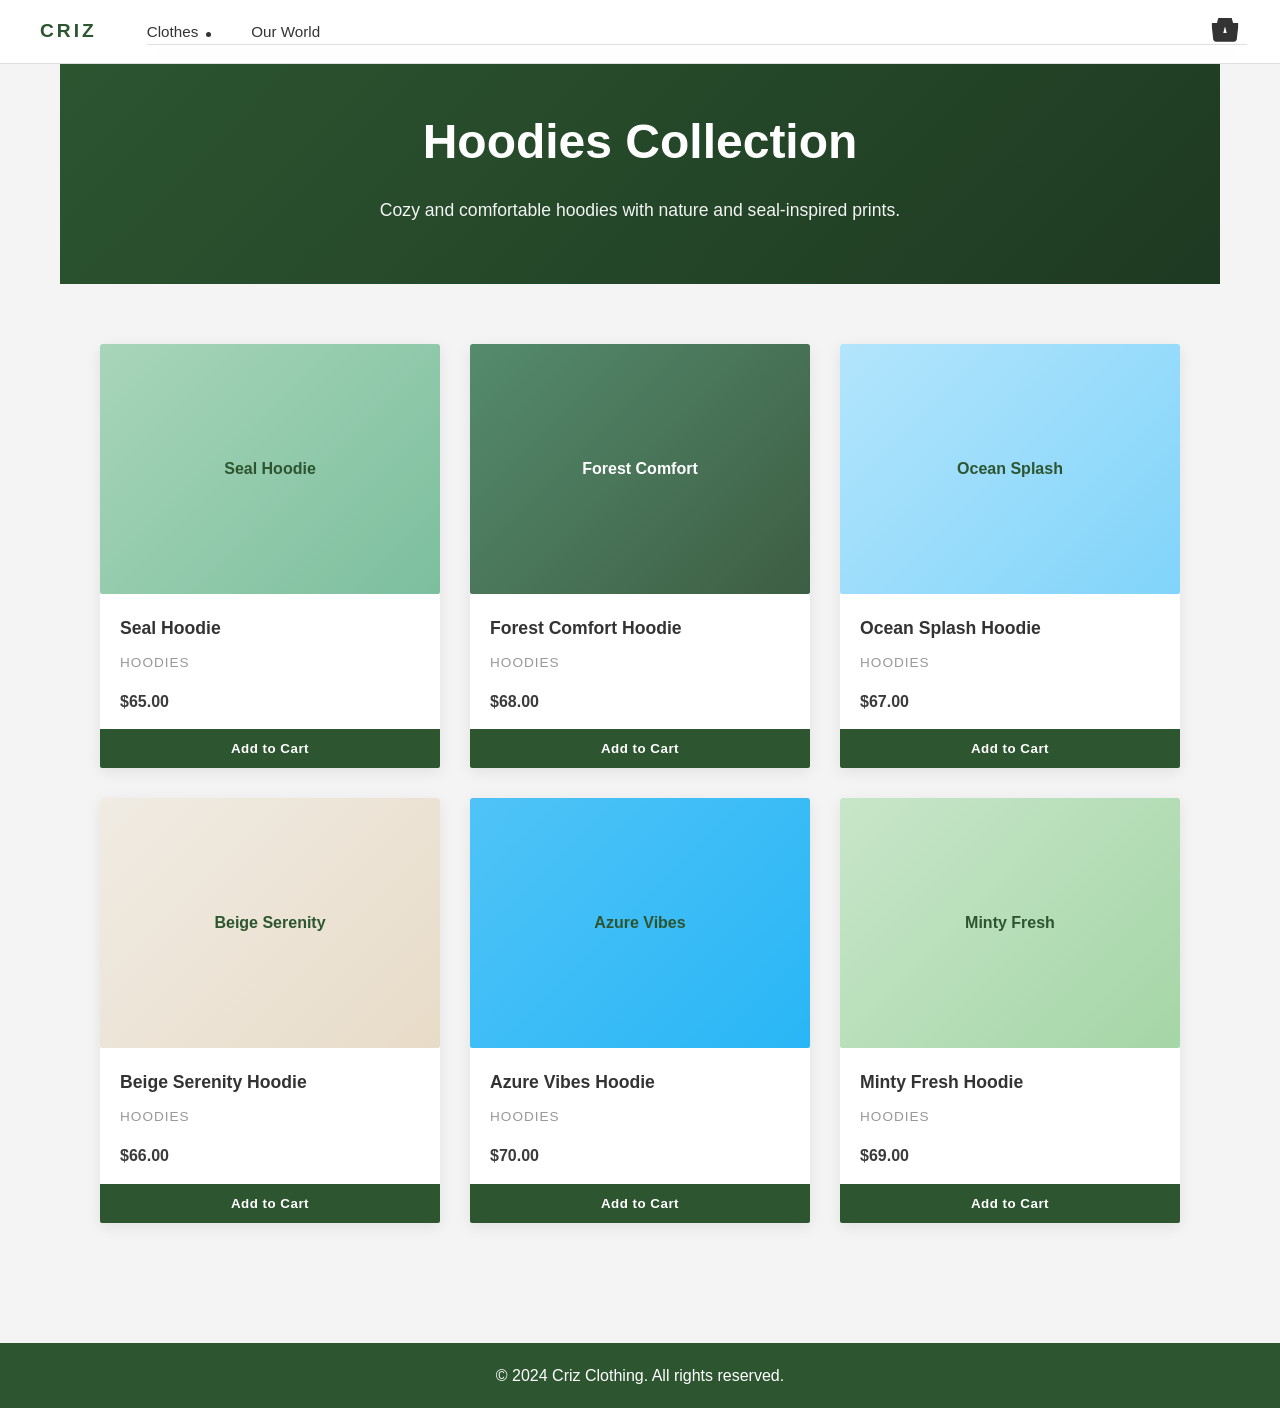
<file: category-hoodies.html>
<!doctype html>
<html lang="en">
  <head>
    <meta charset="UTF-8" />
    <meta name="viewport" content="width=device-width, initial-scale=1.0" />
    <title>Hoodies - Criz Clothing</title>
    <link rel="stylesheet" href="css/style.css" />
  </head>
  <body>
    <header>
      <nav class="navbar">
        <div class="nav-left">
          <div class="logo">
            <h1>CRIZ</h1>
          </div>
          <ul class="nav-menu">
            <li class="dropdown">
              <a href="#" class="dropdown-toggle">Clothes</a>
              <div class="dropdown-content">
                <div class="dropdown-main">
                  <div class="dropdown-sidebar">
                    <a href="products.html">All Clothes</a>
                    <a href="#">Our Collections</a>
                    <a href="#">New Arrivals</a>
                    <a href="#">Trending</a>
                  </div>
                  <div class="dropdown-categories">
                    <a href="category-jackets.html" class="category-item">
                      <p>Jackets/Coats</p>
                    </a>
                    <a href="category-shirts.html" class="category-item">
                      <p>Shirts</p>
                    </a>
                    <a href="category-knit.html" class="category-item">
                      <p>Knit</p>
                    </a>
                    <a href="category-hoodies.html" class="category-item">
                      <p>Hoodies</p>
                    </a>
                    <a href="category-pants.html" class="category-item">
                      <p>Pants</p>
                    </a>
                  </div>
                </div>
              </div>
            </li>
            <li>
              <a href="world.html">Our World</a>
            </li>
          </ul>
        </div>
        <div class="nav-right">
          <a href="products.html" class="shirt-icon" title="Shop">
            <svg viewBox="0 0 24 24" xmlns="http://www.w3.org/2000/svg">
              <path
                d="M7 2L6 6H2V9L3 18C3 19.1 3.9 20 5 20H19C20.1 20 21 19.1 21 18L22 9V6H18L17 2H7M12 6L14 14H10L12 6"
                fill="#333"
                stroke="#333"
                stroke-width="1"
              />
            </svg>
          </a>
        </div>
      </nav>
    </header>

    <main>
      <section id="category">
        <div class="category-header">
          <h1>Hoodies Collection</h1>
          <p>
            Cozy and comfortable hoodies with nature and seal-inspired prints.
          </p>
        </div>

        <div class="product-grid">
          <div class="product">
            <div
              style="
                width: 100%;
                height: 250px;
                background: linear-gradient(135deg, #a8d5ba, #7cbf9e);
                display: flex;
                align-items: center;
                justify-content: center;
                border-radius: 2px;
              "
            >
              <p style="color: #2c5530; font-weight: 600">Seal Hoodie</p>
            </div>
            <h3>Seal Hoodie</h3>
            <p class="category">Hoodies</p>
            <p class="price">$65.00</p>
            <button>Add to Cart</button>
          </div>

          <div class="product">
            <div
              style="
                width: 100%;
                height: 250px;
                background: linear-gradient(135deg, #558b6e, #3d5e42);
                display: flex;
                align-items: center;
                justify-content: center;
                border-radius: 2px;
                color: white;
              "
            >
              <p style="color: white; font-weight: 600">Forest Comfort</p>
            </div>
            <h3>Forest Comfort Hoodie</h3>
            <p class="category">Hoodies</p>
            <p class="price">$68.00</p>
            <button>Add to Cart</button>
          </div>

          <div class="product">
            <div
              style="
                width: 100%;
                height: 250px;
                background: linear-gradient(135deg, #b3e5fc, #81d4fa);
                display: flex;
                align-items: center;
                justify-content: center;
                border-radius: 2px;
              "
            >
              <p style="color: #2c5530; font-weight: 600">Ocean Splash</p>
            </div>
            <h3>Ocean Splash Hoodie</h3>
            <p class="category">Hoodies</p>
            <p class="price">$67.00</p>
            <button>Add to Cart</button>
          </div>

          <div class="product">
            <div
              style="
                width: 100%;
                height: 250px;
                background: linear-gradient(135deg, #f0ebe3, #e8dcc8);
                display: flex;
                align-items: center;
                justify-content: center;
                border-radius: 2px;
              "
            >
              <p style="color: #2c5530; font-weight: 600">Beige Serenity</p>
            </div>
            <h3>Beige Serenity Hoodie</h3>
            <p class="category">Hoodies</p>
            <p class="price">$66.00</p>
            <button>Add to Cart</button>
          </div>

          <div class="product">
            <div
              style="
                width: 100%;
                height: 250px;
                background: linear-gradient(135deg, #4fc3f7, #29b6f6);
                display: flex;
                align-items: center;
                justify-content: center;
                border-radius: 2px;
              "
            >
              <p style="color: #2c5530; font-weight: 600">Azure Vibes</p>
            </div>
            <h3>Azure Vibes Hoodie</h3>
            <p class="category">Hoodies</p>
            <p class="price">$70.00</p>
            <button>Add to Cart</button>
          </div>

          <div class="product">
            <div
              style="
                width: 100%;
                height: 250px;
                background: linear-gradient(135deg, #c8e6c9, #a5d6a7);
                display: flex;
                align-items: center;
                justify-content: center;
                border-radius: 2px;
              "
            >
              <p style="color: #2c5530; font-weight: 600">Minty Fresh</p>
            </div>
            <h3>Minty Fresh Hoodie</h3>
            <p class="category">Hoodies</p>
            <p class="price">$69.00</p>
            <button>Add to Cart</button>
          </div>
        </div>
      </section>
    </main>

    <footer>
      <p>&copy; 2024 Criz Clothing. All rights reserved.</p>
    </footer>

    <script src="js/script.js"></script>
  </body>
</html>
</file>
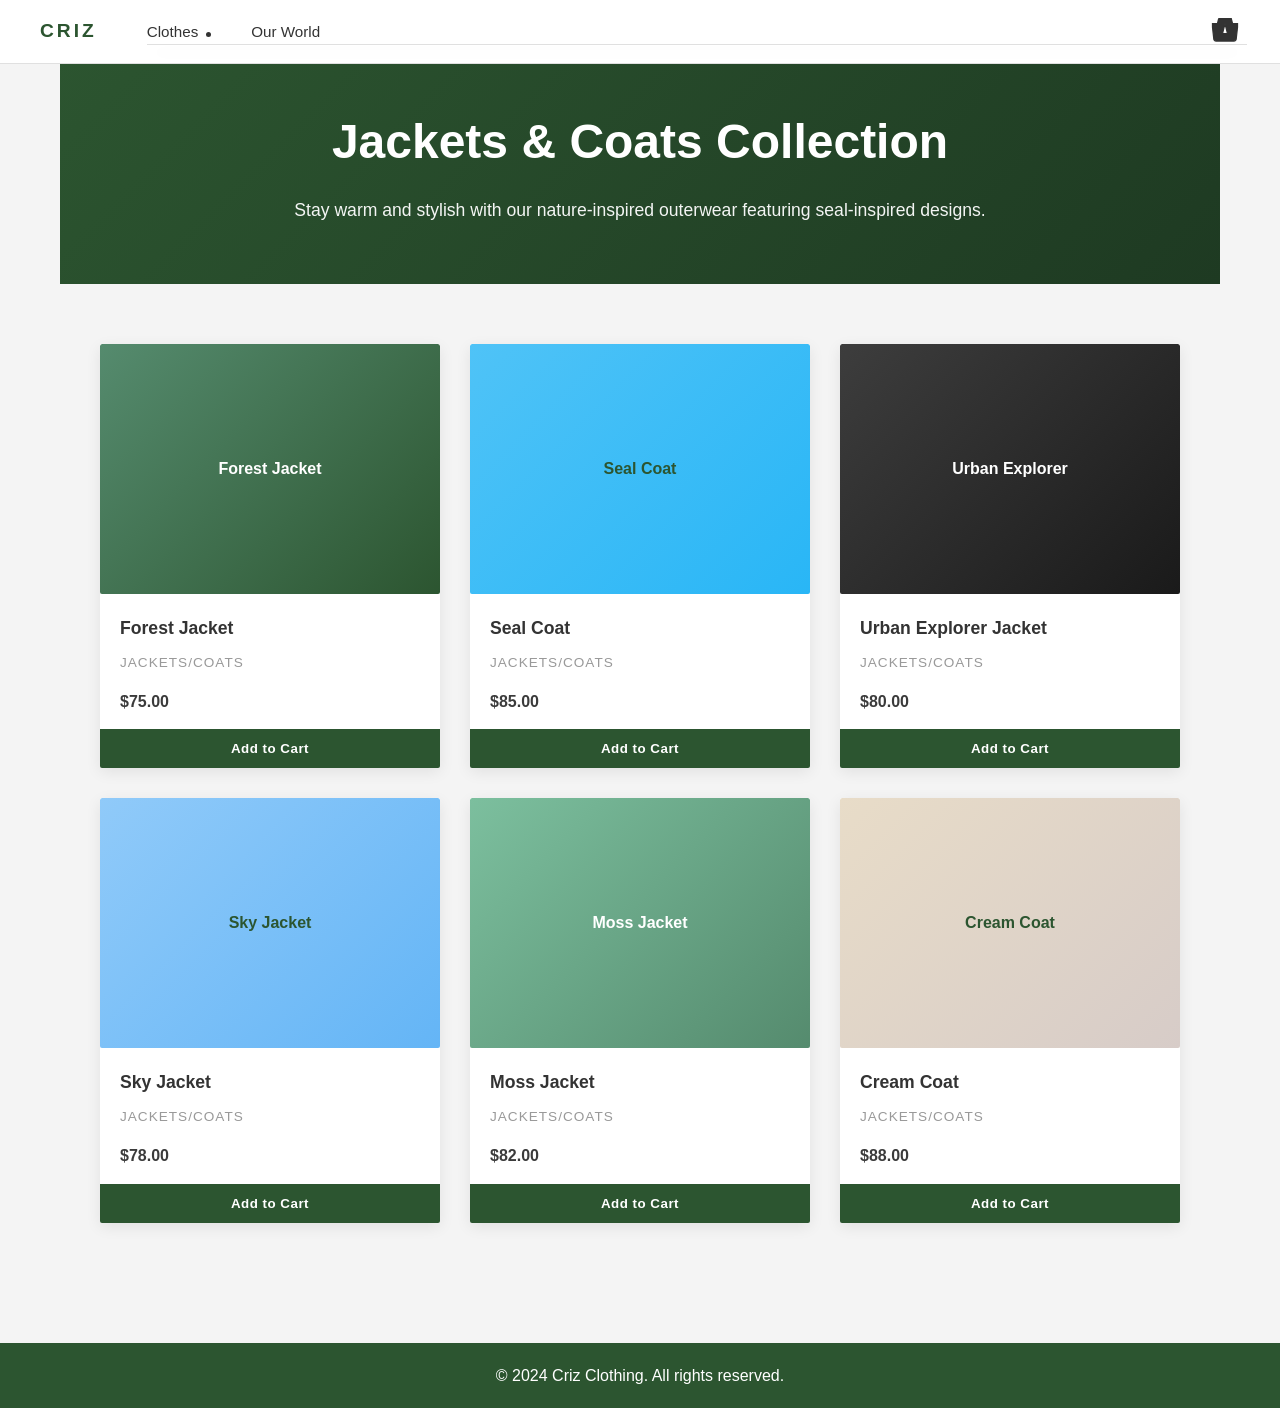
<file: category-jackets.html>
<!doctype html>
<html lang="en">
  <head>
    <meta charset="UTF-8" />
    <meta name="viewport" content="width=device-width, initial-scale=1.0" />
    <title>Jackets & Coats - Criz Clothing</title>
    <link rel="stylesheet" href="css/style.css" />
  </head>
  <body>
    <header>
      <nav class="navbar">
        <div class="nav-left">
          <div class="logo">
            <h1>CRIZ</h1>
          </div>
          <ul class="nav-menu">
            <li class="dropdown">
              <a href="#" class="dropdown-toggle">Clothes</a>
              <div class="dropdown-content">
                <div class="dropdown-main">
                  <div class="dropdown-sidebar">
                    <a href="products.html">All Clothes</a>
                    <a href="#">Our Collections</a>
                    <a href="#">New Arrivals</a>
                    <a href="#">Trending</a>
                  </div>
                  <div class="dropdown-categories">
                    <a href="category-jackets.html" class="category-item">
                      <p>Jackets/Coats</p>
                    </a>
                    <a href="category-shirts.html" class="category-item">
                      <p>Shirts</p>
                    </a>
                    <a href="category-knit.html" class="category-item">
                      <p>Knit</p>
                    </a>
                    <a href="category-hoodies.html" class="category-item">
                      <p>Hoodies</p>
                    </a>
                    <a href="category-pants.html" class="category-item">
                      <p>Pants</p>
                    </a>
                  </div>
                </div>
              </div>
            </li>
            <li>
              <a href="world.html">Our World</a>
            </li>
          </ul>
        </div>
        <div class="nav-right">
          <a href="products.html" class="shirt-icon" title="Shop">
            <svg viewBox="0 0 24 24" xmlns="http://www.w3.org/2000/svg">
              <path
                d="M7 2L6 6H2V9L3 18C3 19.1 3.9 20 5 20H19C20.1 20 21 19.1 21 18L22 9V6H18L17 2H7M12 6L14 14H10L12 6"
                fill="#333"
                stroke="#333"
                stroke-width="1"
              />
            </svg>
          </a>
        </div>
      </nav>
    </header>

    <main>
      <section id="category">
        <div class="category-header">
          <h1>Jackets & Coats Collection</h1>
          <p>
            Stay warm and stylish with our nature-inspired outerwear featuring
            seal-inspired designs.
          </p>
        </div>

        <div class="product-grid">
          <div class="product">
            <div
              style="
                width: 100%;
                height: 250px;
                background: linear-gradient(135deg, #558b6e, #2c5530);
                display: flex;
                align-items: center;
                justify-content: center;
                border-radius: 2px;
                color: white;
              "
            >
              <p style="color: white; font-weight: 600">Forest Jacket</p>
            </div>
            <h3>Forest Jacket</h3>
            <p class="category">Jackets/Coats</p>
            <p class="price">$75.00</p>
            <button>Add to Cart</button>
          </div>

          <div class="product">
            <div
              style="
                width: 100%;
                height: 250px;
                background: linear-gradient(135deg, #4fc3f7, #29b6f6);
                display: flex;
                align-items: center;
                justify-content: center;
                border-radius: 2px;
              "
            >
              <p style="color: #2c5530; font-weight: 600">Seal Coat</p>
            </div>
            <h3>Seal Coat</h3>
            <p class="category">Jackets/Coats</p>
            <p class="price">$85.00</p>
            <button>Add to Cart</button>
          </div>

          <div class="product">
            <div
              style="
                width: 100%;
                height: 250px;
                background: linear-gradient(135deg, #3d3d3d, #1a1a1a);
                display: flex;
                align-items: center;
                justify-content: center;
                border-radius: 2px;
                color: white;
              "
            >
              <p style="color: white; font-weight: 600">Urban Explorer</p>
            </div>
            <h3>Urban Explorer Jacket</h3>
            <p class="category">Jackets/Coats</p>
            <p class="price">$80.00</p>
            <button>Add to Cart</button>
          </div>

          <div class="product">
            <div
              style="
                width: 100%;
                height: 250px;
                background: linear-gradient(135deg, #90caf9, #64b5f6);
                display: flex;
                align-items: center;
                justify-content: center;
                border-radius: 2px;
              "
            >
              <p style="color: #2c5530; font-weight: 600">Sky Jacket</p>
            </div>
            <h3>Sky Jacket</h3>
            <p class="category">Jackets/Coats</p>
            <p class="price">$78.00</p>
            <button>Add to Cart</button>
          </div>

          <div class="product">
            <div
              style="
                width: 100%;
                height: 250px;
                background: linear-gradient(135deg, #7cbf9e, #558b6e);
                display: flex;
                align-items: center;
                justify-content: center;
                border-radius: 2px;
              "
            >
              <p style="color: white; font-weight: 600">Moss Jacket</p>
            </div>
            <h3>Moss Jacket</h3>
            <p class="category">Jackets/Coats</p>
            <p class="price">$82.00</p>
            <button>Add to Cart</button>
          </div>

          <div class="product">
            <div
              style="
                width: 100%;
                height: 250px;
                background: linear-gradient(135deg, #e8dcc8, #d7ccc8);
                display: flex;
                align-items: center;
                justify-content: center;
                border-radius: 2px;
              "
            >
              <p style="color: #2c5530; font-weight: 600">Cream Coat</p>
            </div>
            <h3>Cream Coat</h3>
            <p class="category">Jackets/Coats</p>
            <p class="price">$88.00</p>
            <button>Add to Cart</button>
          </div>
        </div>
      </section>
    </main>

    <footer>
      <p>&copy; 2024 Criz Clothing. All rights reserved.</p>
    </footer>

    <script src="js/script.js"></script>
  </body>
</html>
</file>
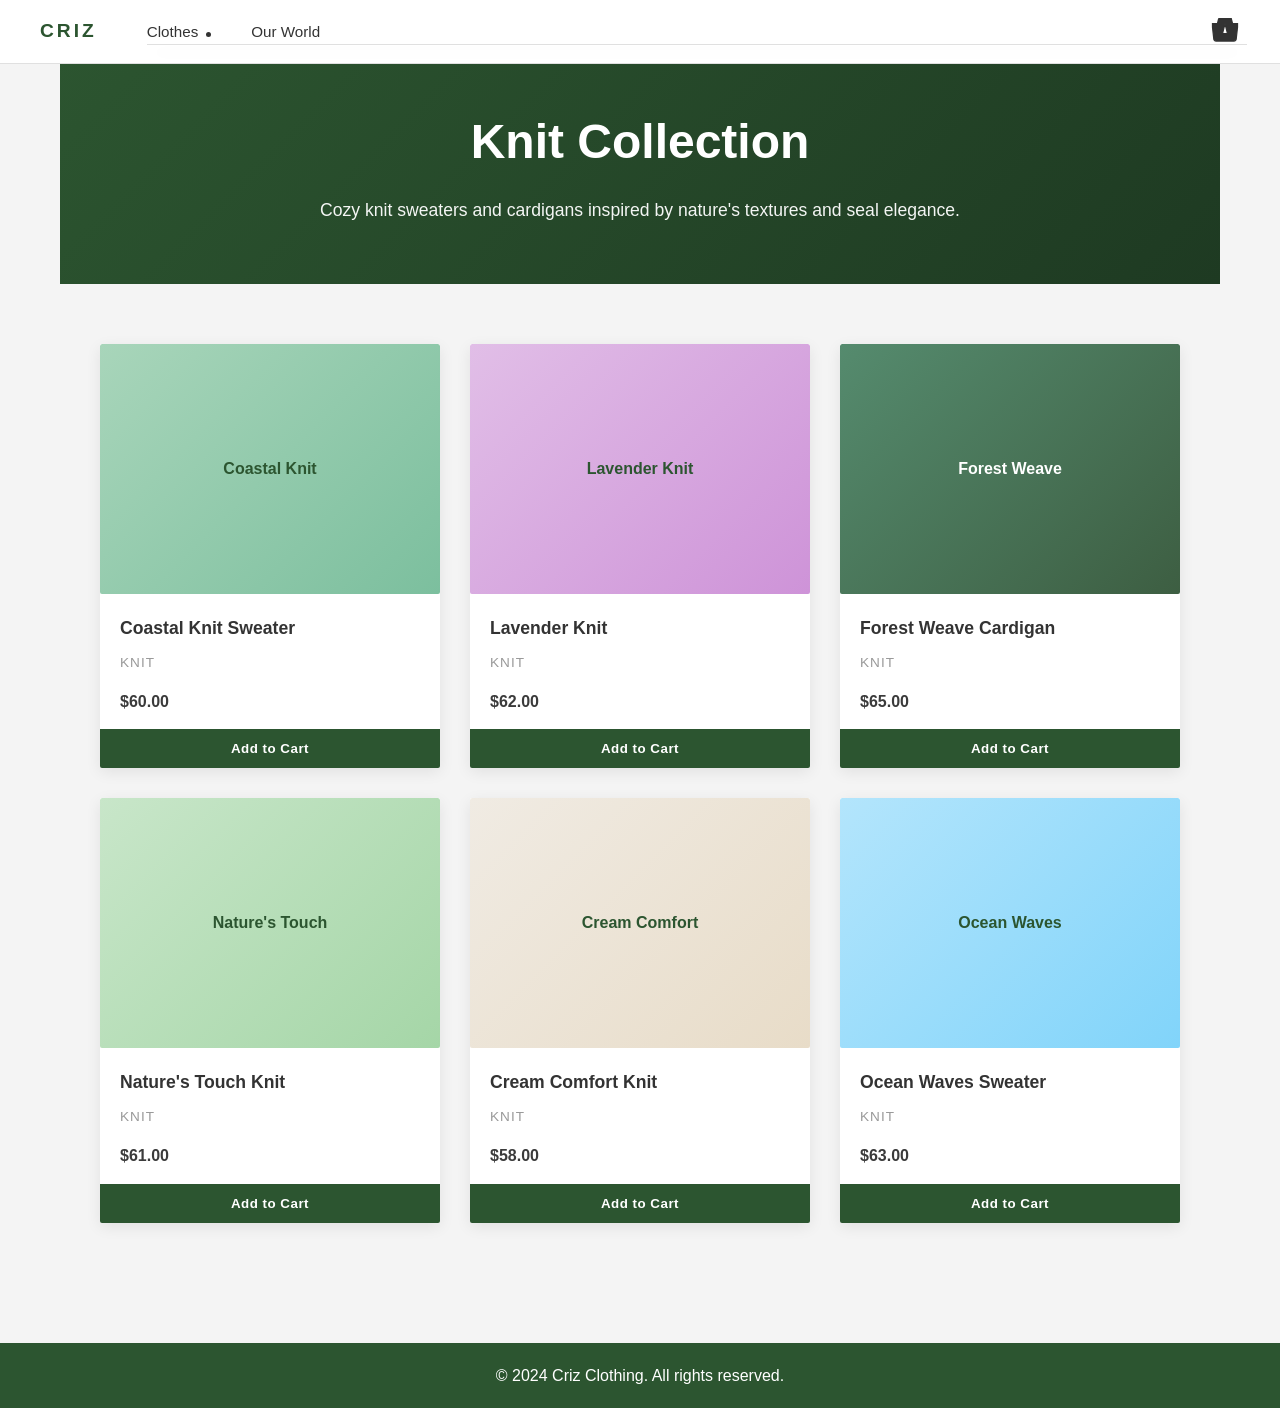
<file: category-knit.html>
<!doctype html>
<html lang="en">
  <head>
    <meta charset="UTF-8" />
    <meta name="viewport" content="width=device-width, initial-scale=1.0" />
    <title>Knit - Criz Clothing</title>
    <link rel="stylesheet" href="css/style.css" />
  </head>
  <body>
    <header>
      <nav class="navbar">
        <div class="nav-left">
          <div class="logo">
            <h1>CRIZ</h1>
          </div>
          <ul class="nav-menu">
            <li class="dropdown">
              <a href="#" class="dropdown-toggle">Clothes</a>
              <div class="dropdown-content">
                <div class="dropdown-main">
                  <div class="dropdown-sidebar">
                    <a href="products.html">All Clothes</a>
                    <a href="#">Our Collections</a>
                    <a href="#">New Arrivals</a>
                    <a href="#">Trending</a>
                  </div>
                  <div class="dropdown-categories">
                    <a href="category-jackets.html" class="category-item">
                      <p>Jackets/Coats</p>
                    </a>
                    <a href="category-shirts.html" class="category-item">
                      <p>Shirts</p>
                    </a>
                    <a href="category-knit.html" class="category-item">
                      <p>Knit</p>
                    </a>
                    <a href="category-hoodies.html" class="category-item">
                      <p>Hoodies</p>
                    </a>
                    <a href="category-pants.html" class="category-item">
                      <p>Pants</p>
                    </a>
                  </div>
                </div>
              </div>
            </li>
            <li>
              <a href="world.html">Our World</a>
            </li>
          </ul>
        </div>
        <div class="nav-right">
          <a href="products.html" class="shirt-icon" title="Shop">
            <svg viewBox="0 0 24 24" xmlns="http://www.w3.org/2000/svg">
              <path
                d="M7 2L6 6H2V9L3 18C3 19.1 3.9 20 5 20H19C20.1 20 21 19.1 21 18L22 9V6H18L17 2H7M12 6L14 14H10L12 6"
                fill="#333"
                stroke="#333"
                stroke-width="1"
              />
            </svg>
          </a>
        </div>
      </nav>
    </header>

    <main>
      <section id="category">
        <div class="category-header">
          <h1>Knit Collection</h1>
          <p>
            Cozy knit sweaters and cardigans inspired by nature's textures and
            seal elegance.
          </p>
        </div>

        <div class="product-grid">
          <div class="product">
            <div
              style="
                width: 100%;
                height: 250px;
                background: linear-gradient(135deg, #a8d5ba, #7cbf9e);
                display: flex;
                align-items: center;
                justify-content: center;
                border-radius: 2px;
              "
            >
              <p style="color: #2c5530; font-weight: 600">Coastal Knit</p>
            </div>
            <h3>Coastal Knit Sweater</h3>
            <p class="category">Knit</p>
            <p class="price">$60.00</p>
            <button>Add to Cart</button>
          </div>

          <div class="product">
            <div
              style="
                width: 100%;
                height: 250px;
                background: linear-gradient(135deg, #e1bee7, #ce93d8);
                display: flex;
                align-items: center;
                justify-content: center;
                border-radius: 2px;
              "
            >
              <p style="color: #2c5530; font-weight: 600">Lavender Knit</p>
            </div>
            <h3>Lavender Knit</h3>
            <p class="category">Knit</p>
            <p class="price">$62.00</p>
            <button>Add to Cart</button>
          </div>

          <div class="product">
            <div
              style="
                width: 100%;
                height: 250px;
                background: linear-gradient(135deg, #558b6e, #3d5e42);
                display: flex;
                align-items: center;
                justify-content: center;
                border-radius: 2px;
                color: white;
              "
            >
              <p style="color: white; font-weight: 600">Forest Weave</p>
            </div>
            <h3>Forest Weave Cardigan</h3>
            <p class="category">Knit</p>
            <p class="price">$65.00</p>
            <button>Add to Cart</button>
          </div>

          <div class="product">
            <div
              style="
                width: 100%;
                height: 250px;
                background: linear-gradient(135deg, #c8e6c9, #a5d6a7);
                display: flex;
                align-items: center;
                justify-content: center;
                border-radius: 2px;
              "
            >
              <p style="color: #2c5530; font-weight: 600">Nature's Touch</p>
            </div>
            <h3>Nature's Touch Knit</h3>
            <p class="category">Knit</p>
            <p class="price">$61.00</p>
            <button>Add to Cart</button>
          </div>

          <div class="product">
            <div
              style="
                width: 100%;
                height: 250px;
                background: linear-gradient(135deg, #f0ebe3, #e8dcc8);
                display: flex;
                align-items: center;
                justify-content: center;
                border-radius: 2px;
              "
            >
              <p style="color: #2c5530; font-weight: 600">Cream Comfort</p>
            </div>
            <h3>Cream Comfort Knit</h3>
            <p class="category">Knit</p>
            <p class="price">$58.00</p>
            <button>Add to Cart</button>
          </div>

          <div class="product">
            <div
              style="
                width: 100%;
                height: 250px;
                background: linear-gradient(135deg, #b3e5fc, #81d4fa);
                display: flex;
                align-items: center;
                justify-content: center;
                border-radius: 2px;
              "
            >
              <p style="color: #2c5530; font-weight: 600">Ocean Waves</p>
            </div>
            <h3>Ocean Waves Sweater</h3>
            <p class="category">Knit</p>
            <p class="price">$63.00</p>
            <button>Add to Cart</button>
          </div>
        </div>
      </section>
    </main>

    <footer>
      <p>&copy; 2024 Criz Clothing. All rights reserved.</p>
    </footer>

    <script src="js/script.js"></script>
  </body>
</html>
</file>
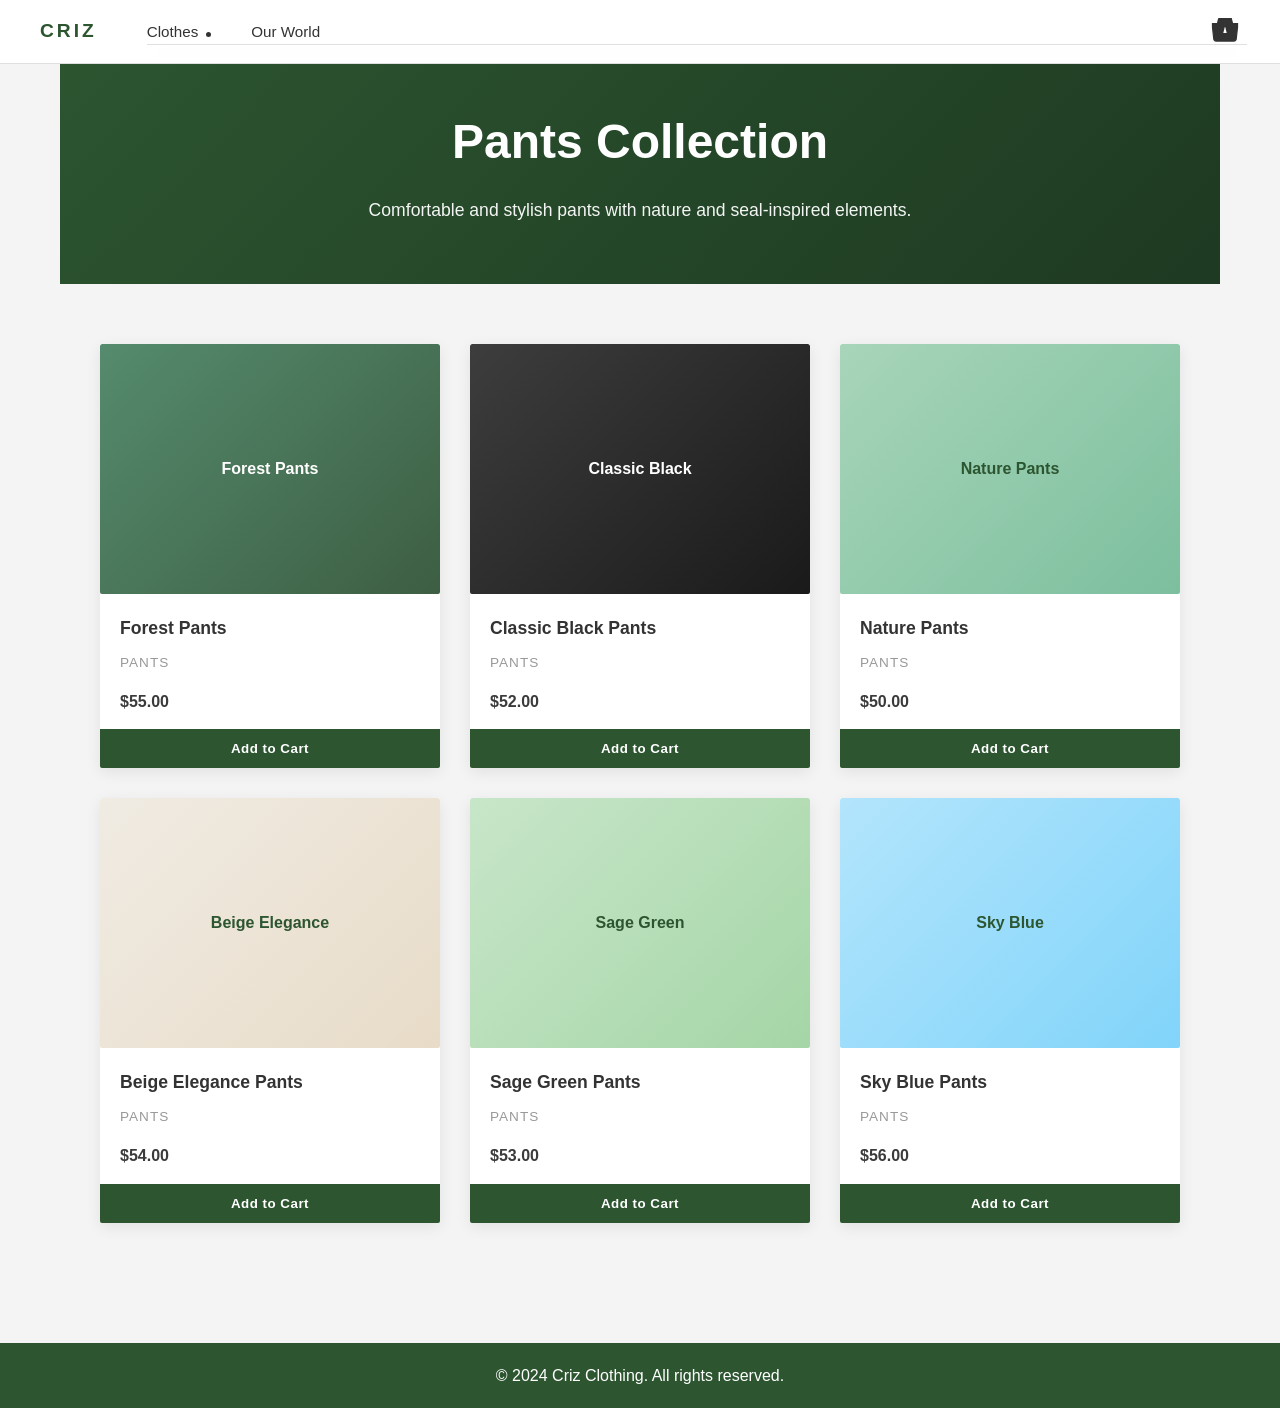
<file: category-pants.html>
<!doctype html>
<html lang="en">
  <head>
    <meta charset="UTF-8" />
    <meta name="viewport" content="width=device-width, initial-scale=1.0" />
    <title>Pants - Criz Clothing</title>
    <link rel="stylesheet" href="css/style.css" />
  </head>
  <body>
    <header>
      <nav class="navbar">
        <div class="nav-left">
          <div class="logo">
            <h1>CRIZ</h1>
          </div>
          <ul class="nav-menu">
            <li class="dropdown">
              <a href="#" class="dropdown-toggle">Clothes</a>
              <div class="dropdown-content">
                <div class="dropdown-main">
                  <div class="dropdown-sidebar">
                    <a href="products.html">All Clothes</a>
                    <a href="#">Our Collections</a>
                    <a href="#">New Arrivals</a>
                    <a href="#">Trending</a>
                  </div>
                  <div class="dropdown-categories">
                    <a href="category-jackets.html" class="category-item">
                      <p>Jackets/Coats</p>
                    </a>
                    <a href="category-shirts.html" class="category-item">
                      <p>Shirts</p>
                    </a>
                    <a href="category-knit.html" class="category-item">
                      <p>Knit</p>
                    </a>
                    <a href="category-hoodies.html" class="category-item">
                      <p>Hoodies</p>
                    </a>
                    <a href="category-pants.html" class="category-item">
                      <p>Pants</p>
                    </a>
                  </div>
                </div>
              </div>
            </li>
            <li>
              <a href="world.html">Our World</a>
            </li>
          </ul>
        </div>
        <div class="nav-right">
          <a href="products.html" class="shirt-icon" title="Shop">
            <svg viewBox="0 0 24 24" xmlns="http://www.w3.org/2000/svg">
              <path
                d="M7 2L6 6H2V9L3 18C3 19.1 3.9 20 5 20H19C20.1 20 21 19.1 21 18L22 9V6H18L17 2H7M12 6L14 14H10L12 6"
                fill="#333"
                stroke="#333"
                stroke-width="1"
              />
            </svg>
          </a>
        </div>
      </nav>
    </header>

    <main>
      <section id="category">
        <div class="category-header">
          <h1>Pants Collection</h1>
          <p>
            Comfortable and stylish pants with nature and seal-inspired
            elements.
          </p>
        </div>

        <div class="product-grid">
          <div class="product">
            <div
              style="
                width: 100%;
                height: 250px;
                background: linear-gradient(135deg, #558b6e, #3d5e42);
                display: flex;
                align-items: center;
                justify-content: center;
                border-radius: 2px;
                color: white;
              "
            >
              <p style="color: white; font-weight: 600">Forest Pants</p>
            </div>
            <h3>Forest Pants</h3>
            <p class="category">Pants</p>
            <p class="price">$55.00</p>
            <button>Add to Cart</button>
          </div>

          <div class="product">
            <div
              style="
                width: 100%;
                height: 250px;
                background: linear-gradient(135deg, #3d3d3d, #1a1a1a);
                display: flex;
                align-items: center;
                justify-content: center;
                border-radius: 2px;
                color: white;
              "
            >
              <p style="color: white; font-weight: 600">Classic Black</p>
            </div>
            <h3>Classic Black Pants</h3>
            <p class="category">Pants</p>
            <p class="price">$52.00</p>
            <button>Add to Cart</button>
          </div>

          <div class="product">
            <div
              style="
                width: 100%;
                height: 250px;
                background: linear-gradient(135deg, #a8d5ba, #7cbf9e);
                display: flex;
                align-items: center;
                justify-content: center;
                border-radius: 2px;
              "
            >
              <p style="color: #2c5530; font-weight: 600">Nature Pants</p>
            </div>
            <h3>Nature Pants</h3>
            <p class="category">Pants</p>
            <p class="price">$50.00</p>
            <button>Add to Cart</button>
          </div>

          <div class="product">
            <div
              style="
                width: 100%;
                height: 250px;
                background: linear-gradient(135deg, #f0ebe3, #e8dcc8);
                display: flex;
                align-items: center;
                justify-content: center;
                border-radius: 2px;
              "
            >
              <p style="color: #2c5530; font-weight: 600">Beige Elegance</p>
            </div>
            <h3>Beige Elegance Pants</h3>
            <p class="category">Pants</p>
            <p class="price">$54.00</p>
            <button>Add to Cart</button>
          </div>

          <div class="product">
            <div
              style="
                width: 100%;
                height: 250px;
                background: linear-gradient(135deg, #c8e6c9, #a5d6a7);
                display: flex;
                align-items: center;
                justify-content: center;
                border-radius: 2px;
              "
            >
              <p style="color: #2c5530; font-weight: 600">Sage Green</p>
            </div>
            <h3>Sage Green Pants</h3>
            <p class="category">Pants</p>
            <p class="price">$53.00</p>
            <button>Add to Cart</button>
          </div>

          <div class="product">
            <div
              style="
                width: 100%;
                height: 250px;
                background: linear-gradient(135deg, #b3e5fc, #81d4fa);
                display: flex;
                align-items: center;
                justify-content: center;
                border-radius: 2px;
              "
            >
              <p style="color: #2c5530; font-weight: 600">Sky Blue</p>
            </div>
            <h3>Sky Blue Pants</h3>
            <p class="category">Pants</p>
            <p class="price">$56.00</p>
            <button>Add to Cart</button>
          </div>
        </div>
      </section>
    </main>

    <footer>
      <p>&copy; 2024 Criz Clothing. All rights reserved.</p>
    </footer>

    <script src="js/script.js"></script>
  </body>
</html>
</file>
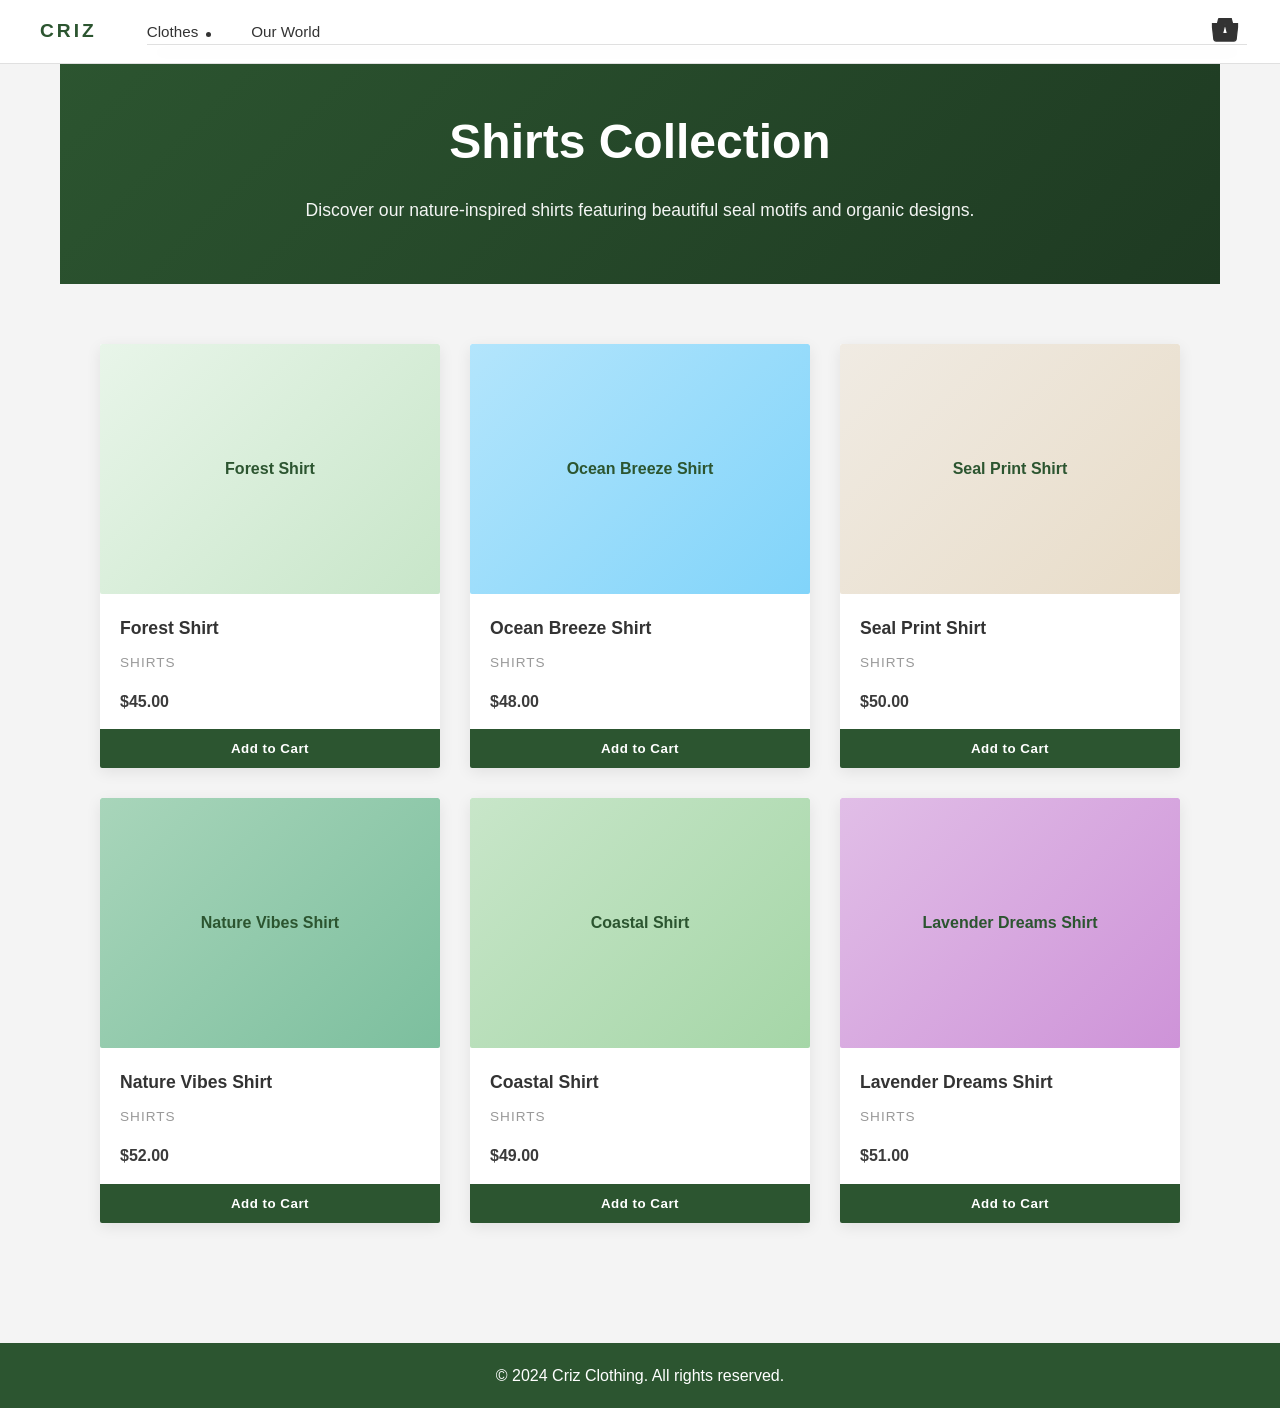
<file: category-shirts.html>
<!doctype html>
<html lang="en">
  <head>
    <meta charset="UTF-8" />
    <meta name="viewport" content="width=device-width, initial-scale=1.0" />
    <title>Shirts - Criz Clothing</title>
    <link rel="stylesheet" href="css/style.css" />
  </head>
  <body>
    <header>
      <nav class="navbar">
        <div class="nav-left">
          <div class="logo">
            <h1>CRIZ</h1>
          </div>
          <ul class="nav-menu">
            <li class="dropdown">
              <a href="#" class="dropdown-toggle">Clothes</a>
              <div class="dropdown-content">
                <div class="dropdown-main">
                  <div class="dropdown-sidebar">
                    <a href="products.html">All Clothes</a>
                    <a href="#">Our Collections</a>
                    <a href="#">New Arrivals</a>
                    <a href="#">Trending</a>
                  </div>
                  <div class="dropdown-categories">
                    <a href="category-jackets.html" class="category-item">
                      <p>Jackets/Coats</p>
                    </a>
                    <a href="category-shirts.html" class="category-item">
                      <p>Shirts</p>
                    </a>
                    <a href="category-knit.html" class="category-item">
                      <p>Knit</p>
                    </a>
                    <a href="category-hoodies.html" class="category-item">
                      <p>Hoodies</p>
                    </a>
                    <a href="category-pants.html" class="category-item">
                      <p>Pants</p>
                    </a>
                  </div>
                </div>
              </div>
            </li>
            <li>
              <a href="world.html">Our World</a>
            </li>
          </ul>
        </div>
        <div class="nav-right">
          <a href="products.html" class="shirt-icon" title="Shop">
            <svg viewBox="0 0 24 24" xmlns="http://www.w3.org/2000/svg">
              <path
                d="M7 2L6 6H2V9L3 18C3 19.1 3.9 20 5 20H19C20.1 20 21 19.1 21 18L22 9V6H18L17 2H7M12 6L14 14H10L12 6"
                fill="#333"
                stroke="#333"
                stroke-width="1"
              />
            </svg>
          </a>
        </div>
      </nav>
    </header>

    <main>
      <section id="category">
        <div class="category-header">
          <h1>Shirts Collection</h1>
          <p>
            Discover our nature-inspired shirts featuring beautiful seal motifs
            and organic designs.
          </p>
        </div>

        <div class="product-grid">
          <div class="product">
            <div
              style="
                width: 100%;
                height: 250px;
                background: linear-gradient(135deg, #e8f5e9, #c8e6c9);
                display: flex;
                align-items: center;
                justify-content: center;
                border-radius: 2px;
              "
            >
              <p style="color: #2c5530; font-weight: 600">Forest Shirt</p>
            </div>
            <h3>Forest Shirt</h3>
            <p class="category">Shirts</p>
            <p class="price">$45.00</p>
            <button>Add to Cart</button>
          </div>

          <div class="product">
            <div
              style="
                width: 100%;
                height: 250px;
                background: linear-gradient(135deg, #b3e5fc, #81d4fa);
                display: flex;
                align-items: center;
                justify-content: center;
                border-radius: 2px;
              "
            >
              <p style="color: #2c5530; font-weight: 600">Ocean Breeze Shirt</p>
            </div>
            <h3>Ocean Breeze Shirt</h3>
            <p class="category">Shirts</p>
            <p class="price">$48.00</p>
            <button>Add to Cart</button>
          </div>

          <div class="product">
            <div
              style="
                width: 100%;
                height: 250px;
                background: linear-gradient(135deg, #f0ebe3, #e8dcc8);
                display: flex;
                align-items: center;
                justify-content: center;
                border-radius: 2px;
              "
            >
              <p style="color: #2c5530; font-weight: 600">Seal Print Shirt</p>
            </div>
            <h3>Seal Print Shirt</h3>
            <p class="category">Shirts</p>
            <p class="price">$50.00</p>
            <button>Add to Cart</button>
          </div>

          <div class="product">
            <div
              style="
                width: 100%;
                height: 250px;
                background: linear-gradient(135deg, #a8d5ba, #7cbf9e);
                display: flex;
                align-items: center;
                justify-content: center;
                border-radius: 2px;
              "
            >
              <p style="color: #2c5530; font-weight: 600">Nature Vibes Shirt</p>
            </div>
            <h3>Nature Vibes Shirt</h3>
            <p class="category">Shirts</p>
            <p class="price">$52.00</p>
            <button>Add to Cart</button>
          </div>

          <div class="product">
            <div
              style="
                width: 100%;
                height: 250px;
                background: linear-gradient(135deg, #c8e6c9, #a5d6a7);
                display: flex;
                align-items: center;
                justify-content: center;
                border-radius: 2px;
              "
            >
              <p style="color: #2c5530; font-weight: 600">Coastal Shirt</p>
            </div>
            <h3>Coastal Shirt</h3>
            <p class="category">Shirts</p>
            <p class="price">$49.00</p>
            <button>Add to Cart</button>
          </div>

          <div class="product">
            <div
              style="
                width: 100%;
                height: 250px;
                background: linear-gradient(135deg, #e1bee7, #ce93d8);
                display: flex;
                align-items: center;
                justify-content: center;
                border-radius: 2px;
              "
            >
              <p style="color: #2c5530; font-weight: 600">
                Lavender Dreams Shirt
              </p>
            </div>
            <h3>Lavender Dreams Shirt</h3>
            <p class="category">Shirts</p>
            <p class="price">$51.00</p>
            <button>Add to Cart</button>
          </div>
        </div>
      </section>
    </main>

    <footer>
      <p>&copy; 2024 Criz Clothing. All rights reserved.</p>
    </footer>

    <script src="js/script.js"></script>
  </body>
</html>
</file>
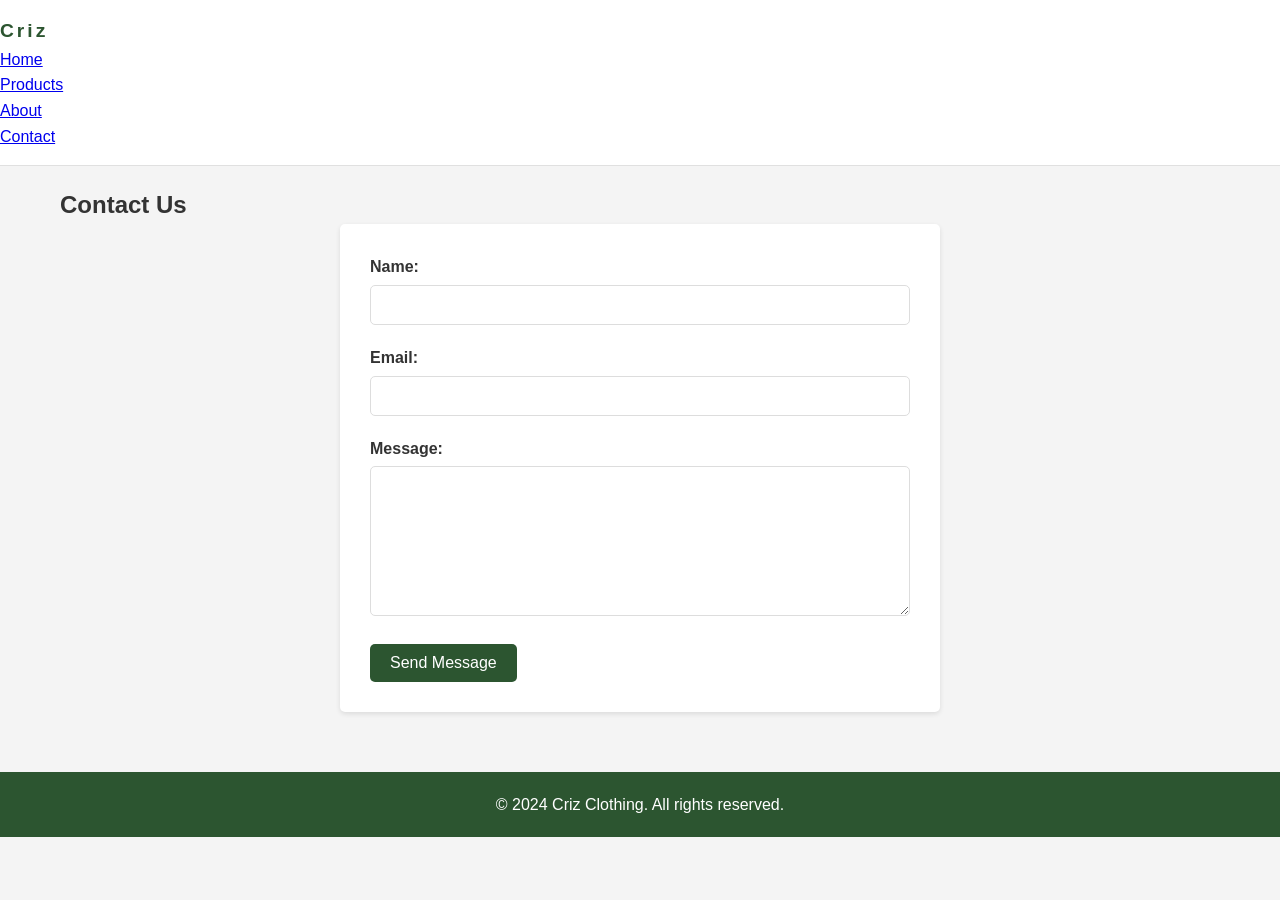
<file: contact.html>
<!DOCTYPE html>
<html lang="en">
<head>
    <meta charset="UTF-8">
    <meta name="viewport" content="width=device-width, initial-scale=1.0">
    <title>Contact - Criz Clothing</title>
    <link rel="stylesheet" href="css/style.css">
</head>
<body>
    <header>
        <nav>
            <div class="logo">
                <h1>Criz</h1>
            </div>
            <ul>
                <li><a href="index.html">Home</a></li>
                <li><a href="products.html">Products</a></li>
                <li><a href="about.html">About</a></li>
                <li><a href="contact.html">Contact</a></li>
            </ul>
        </nav>
    </header>

    <main>
        <section id="contact">
            <h2>Contact Us</h2>
            <form>
                <label for="name">Name:</label>
                <input type="text" id="name" name="name" required>

                <label for="email">Email:</label>
                <input type="email" id="email" name="email" required>

                <label for="message">Message:</label>
                <textarea id="message" name="message" required></textarea>

                <button type="submit">Send Message</button>
            </form>
        </section>
    </main>

    <footer>
        <p>&copy; 2024 Criz Clothing. All rights reserved.</p>
    </footer>

    <script src="js/script.js"></script>
</body>
</html>
</file>
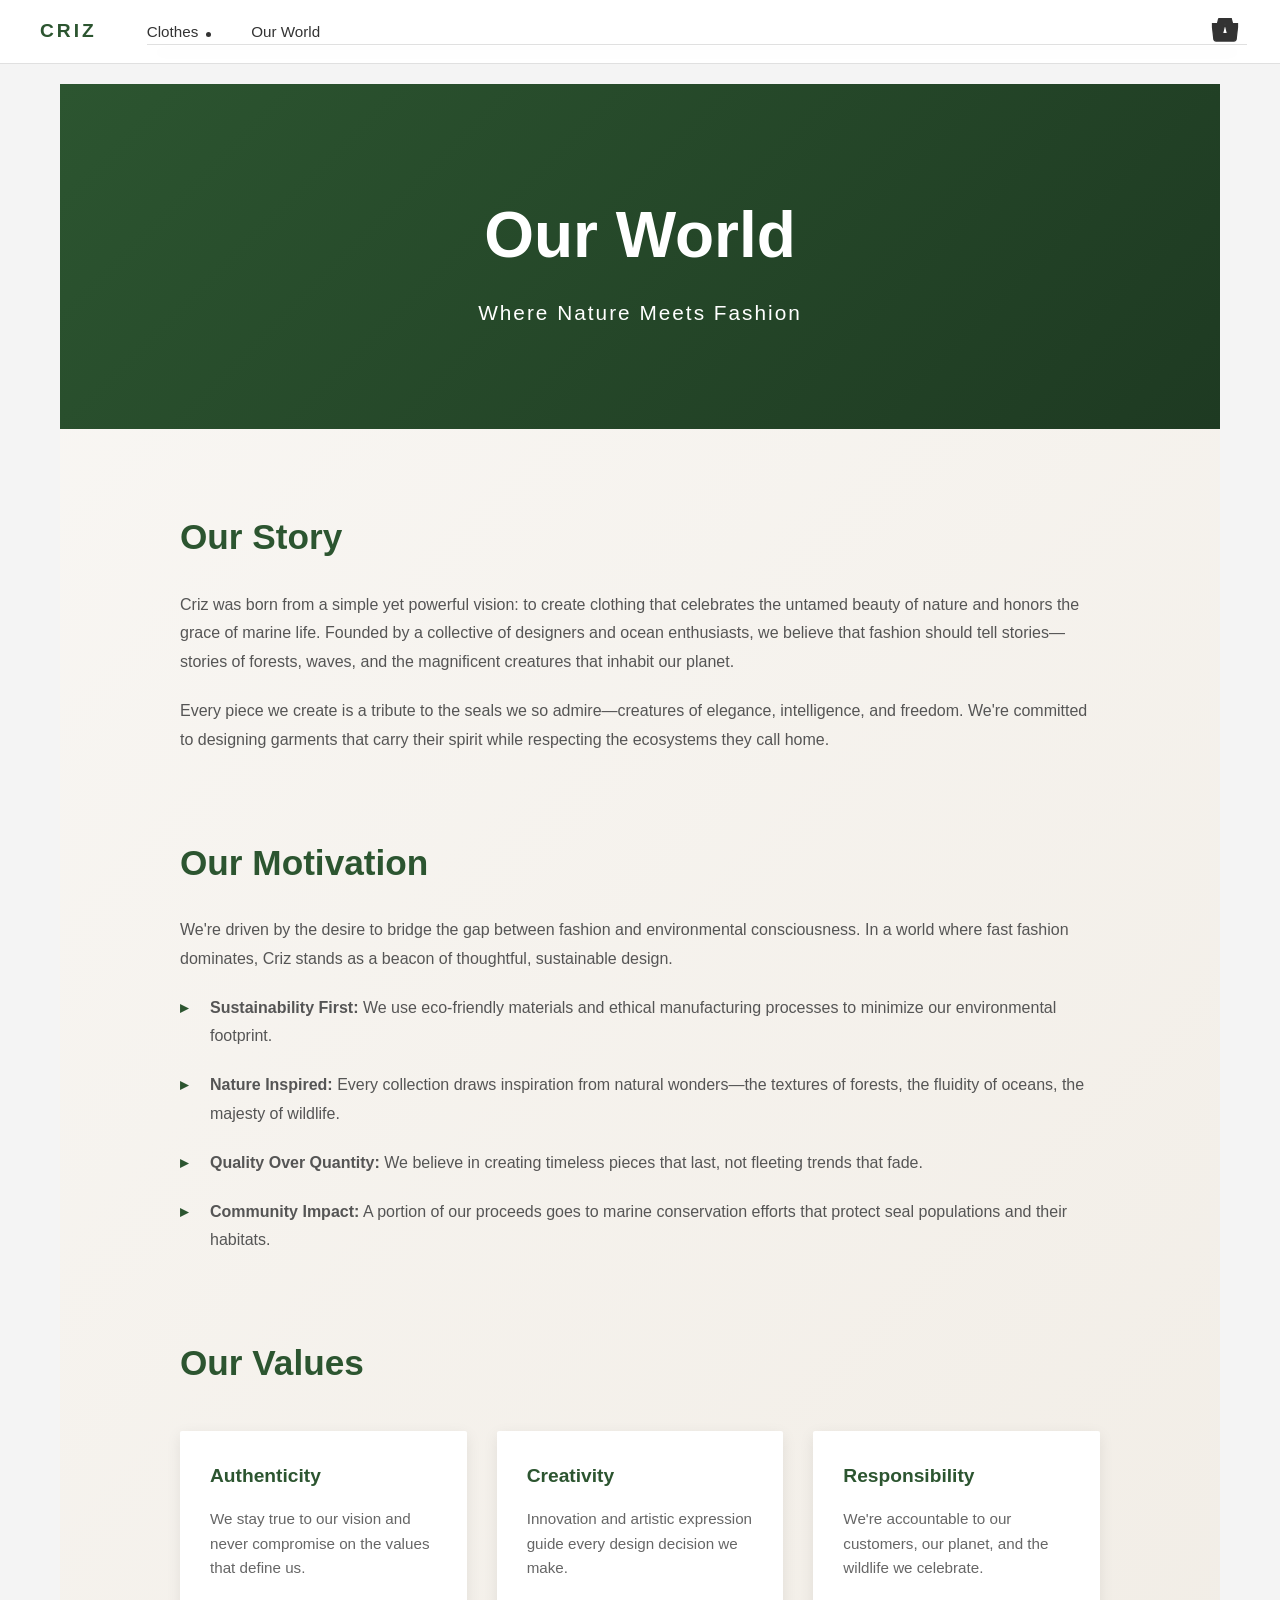
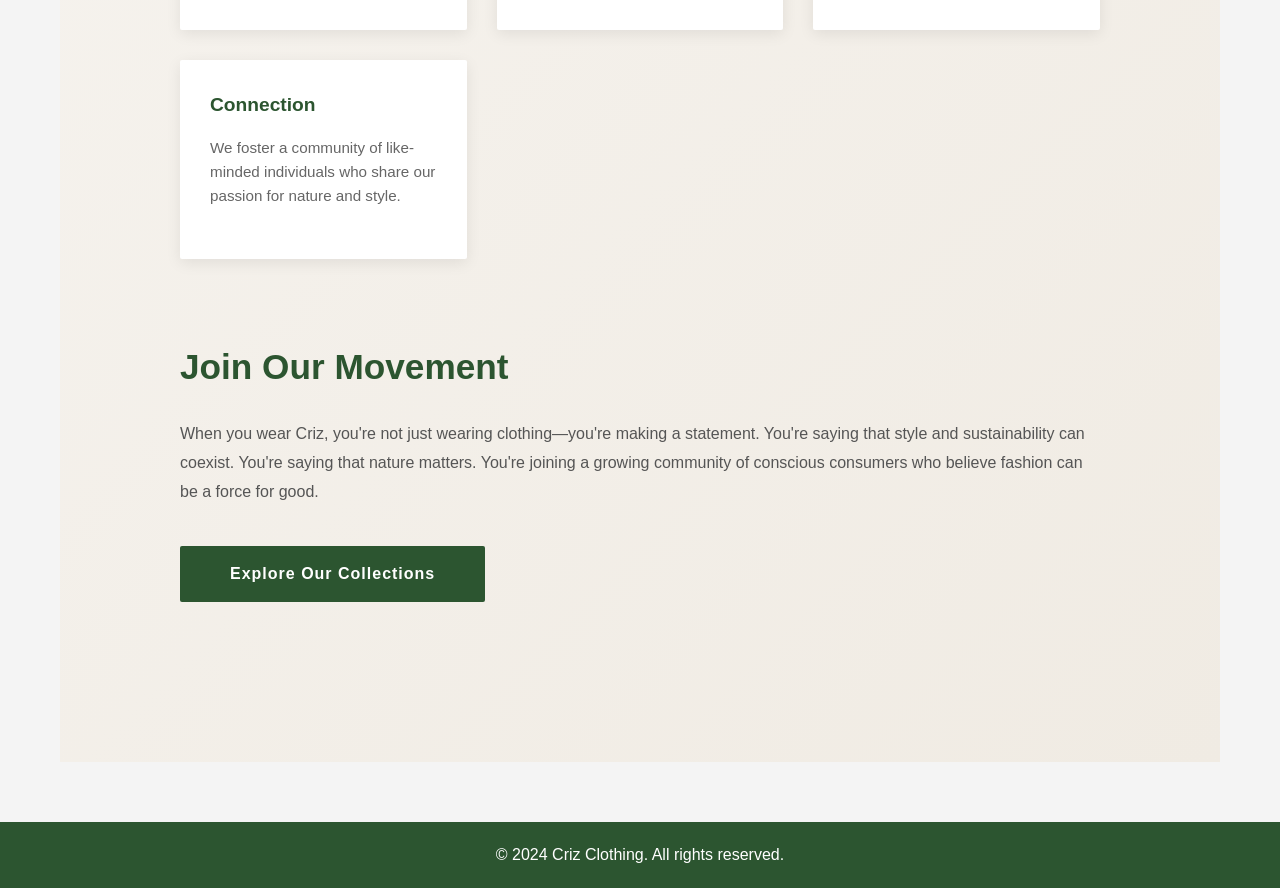
<file: world.html>
<!doctype html>
<html lang="en">
  <head>
    <meta charset="UTF-8" />
    <meta name="viewport" content="width=device-width, initial-scale=1.0" />
    <title>Our World - Criz Clothing</title>
    <link rel="stylesheet" href="css/style.css" />
  </head>
  <body>
    <header>
      <nav class="navbar">
        <div class="nav-left">
          <div class="logo">
            <h1>CRIZ</h1>
          </div>
          <ul class="nav-menu">
            <li class="dropdown">
              <a href="#" class="dropdown-toggle">Clothes</a>
              <div class="dropdown-content">
                <div class="dropdown-main">
                  <div class="dropdown-sidebar">
                    <a href="#">All Clothes</a>
                    <a href="#">Our Collections</a>
                    <a href="#">New Arrivals</a>
                    <a href="#">Trending</a>
                  </div>
                  <div class="dropdown-categories">
                    <a href="category-jackets.html" class="category-item">
                      <p>Jackets/Coats</p>
                    </a>
                    <a href="category-shirts.html" class="category-item">
                      <p>Shirts</p>
                    </a>
                    <a href="category-knit.html" class="category-item">
                      <p>Knit</p>
                    </a>
                    <a href="category-hoodies.html" class="category-item">
                      <p>Hoodies</p>
                    </a>
                    <a href="category-pants.html" class="category-item">
                      <p>Pants</p>
                    </a>
                  </div>
                </div>
              </div>
            </li>
            <li>
              <a href="world.html">Our World</a>
            </li>
          </ul>
        </div>
        <div class="nav-right">
          <a href="products.html" class="shirt-icon" title="Shop">
            <svg viewBox="0 0 24 24" xmlns="http://www.w3.org/2000/svg">
              <path
                d="M7 2L6 6H2V9L3 18C3 19.1 3.9 20 5 20H19C20.1 20 21 19.1 21 18L22 9V6H18L17 2H7M12 6L14 14H10L12 6"
                fill="#333"
                stroke="#333"
                stroke-width="1"
              />
            </svg>
          </a>
        </div>
      </nav>
    </header>

    <main>
      <section id="our-world">
        <div class="world-hero">
          <h1>Our World</h1>
          <p class="subtitle">Where Nature Meets Fashion</p>
        </div>

        <div class="world-content">
          <div class="world-section">
            <h2>Our Story</h2>
            <p>
              Criz was born from a simple yet powerful vision: to create
              clothing that celebrates the untamed beauty of nature and honors
              the grace of marine life. Founded by a collective of designers and
              ocean enthusiasts, we believe that fashion should tell
              stories—stories of forests, waves, and the magnificent creatures
              that inhabit our planet.
            </p>
            <p>
              Every piece we create is a tribute to the seals we so
              admire—creatures of elegance, intelligence, and freedom. We're
              committed to designing garments that carry their spirit while
              respecting the ecosystems they call home.
            </p>
          </div>

          <div class="world-section">
            <h2>Our Motivation</h2>
            <p>
              We're driven by the desire to bridge the gap between fashion and
              environmental consciousness. In a world where fast fashion
              dominates, Criz stands as a beacon of thoughtful, sustainable
              design.
            </p>
            <ul class="motivation-list">
              <li>
                <strong>Sustainability First:</strong> We use eco-friendly
                materials and ethical manufacturing processes to minimize our
                environmental footprint.
              </li>
              <li>
                <strong>Nature Inspired:</strong> Every collection draws
                inspiration from natural wonders—the textures of forests, the
                fluidity of oceans, the majesty of wildlife.
              </li>
              <li>
                <strong>Quality Over Quantity:</strong> We believe in creating
                timeless pieces that last, not fleeting trends that fade.
              </li>
              <li>
                <strong>Community Impact:</strong> A portion of our proceeds
                goes to marine conservation efforts that protect seal
                populations and their habitats.
              </li>
            </ul>
          </div>

          <div class="world-section">
            <h2>Our Values</h2>
            <div class="values-grid">
              <div class="value-card">
                <h3>Authenticity</h3>
                <p>
                  We stay true to our vision and never compromise on the values
                  that define us.
                </p>
              </div>
              <div class="value-card">
                <h3>Creativity</h3>
                <p>
                  Innovation and artistic expression guide every design decision
                  we make.
                </p>
              </div>
              <div class="value-card">
                <h3>Responsibility</h3>
                <p>
                  We're accountable to our customers, our planet, and the
                  wildlife we celebrate.
                </p>
              </div>
              <div class="value-card">
                <h3>Connection</h3>
                <p>
                  We foster a community of like-minded individuals who share our
                  passion for nature and style.
                </p>
              </div>
            </div>
          </div>

          <div class="world-section">
            <h2>Join Our Movement</h2>
            <p>
              When you wear Criz, you're not just wearing clothing—you're making
              a statement. You're saying that style and sustainability can
              coexist. You're saying that nature matters. You're joining a
              growing community of conscious consumers who believe fashion can
              be a force for good.
            </p>
            <a href="products.html" class="btn btn-large"
              >Explore Our Collections</a
            >
          </div>
        </div>
      </section>
    </main>

    <footer>
      <p>&copy; 2024 Criz Clothing. All rights reserved.</p>
    </footer>

    <script src="js/script.js"></script>
  </body>
</html>
</file>
<file: css/style.css>
/* Basic reset */
* {
  margin: 0;
  padding: 0;
  box-sizing: border-box;
}

body {
  font-family: Arial, sans-serif;
  line-height: 1.6;
  color: #333;
  background-color: #f4f4f4;
}

/* Header and Navigation */
header {
  background-color: white;
  color: #333;
  padding: 1rem 0;
  border-bottom: 1px solid #e0e0e0;
  position: sticky;
  top: 0;
  z-index: 100;
}

.navbar {
  display: flex;
  justify-content: space-between;
  align-items: center;
  max-width: 1400px;
  margin: 0 auto;
  padding: 0 40px;
}

.nav-left {
  display: flex;
  align-items: center;
  gap: 50px;
}

.logo h1 {
  font-size: 1.2rem;
  letter-spacing: 3px;
  color: #2c5530;
  font-weight: 700;
}

.nav-menu {
  display: flex;
  list-style: none;
  gap: 40px;
}

.nav-menu a {
  color: #333;
  text-decoration: none;
  font-size: 0.95rem;
  transition: color 0.3s;
  position: relative;
}

.nav-menu a:hover {
  color: #2c5530;
}

/* Dropdown Menu */
.dropdown {
  position: relative;
}

.dropdown-toggle::after {
  content: "";
  display: inline-block;
  width: 5px;
  height: 5px;
  background-color: #333;
  border-radius: 50%;
  margin-left: 8px;
  transition: transform 0.3s;
}

.dropdown:hover .dropdown-toggle::after {
  transform: rotate(180deg);
}

.dropdown-content {
  position: absolute;
  top: 100%;
  left: 0;
  background: white;
  border: 1px solid #e0e0e0;
  border-top: none;
  width: min(1100px, calc(100vw - 40px));
  max-height: 0;
  overflow: hidden;
  transition: max-height 0.3s ease;
  box-shadow: 0 8px 20px rgba(0, 0, 0, 0.1);
}

.dropdown:hover .dropdown-content {
  max-height: 500px;
}

.dropdown-main {
  display: flex;
  padding: 40px;
  gap: 40px;
}

.dropdown-sidebar {
  display: flex;
  flex-direction: column;
  gap: 20px;
  min-width: 180px;
  border-right: 1px solid #e0e0e0;
  padding-right: 40px;
}

.dropdown-sidebar a {
  color: #333;
  text-decoration: none;
  font-size: 0.9rem;
  transition: color 0.3s;
}

.dropdown-sidebar a:hover {
  color: #2c5530;
  font-weight: 600;
}

.dropdown-categories {
  display: grid;
  grid-template-columns: repeat(5, minmax(140px, 1fr));
  gap: 24px;
  flex: 1;
}

.category-item {
  display: flex;
  flex-direction: column;
  align-items: center;
  text-align: center;
  cursor: pointer;
  transition: transform 0.3s;
  text-decoration: none;
  color: inherit;
}

.category-item:hover {
  transform: translateY(-5px);
}

.category-icon {
  width: 80px;
  height: 80px;
  margin-bottom: 12px;
}

.category-item p {
  font-size: 0.85rem;
  color: #333;
  font-weight: 500;
}

@media (max-width: 1200px) {
  .dropdown-content {
    width: calc(100vw - 40px);
  }

  .dropdown-categories {
    grid-template-columns: repeat(2, minmax(120px, 1fr));
    gap: 24px;
  }
}

/* Right Navigation */
.nav-right {
  display: flex;
  align-items: center;
  gap: 20px;
}

.shirt-icon {
  width: 30px;
  height: 30px;
  display: flex;
  align-items: center;
  justify-content: center;
  cursor: pointer;
  transition: opacity 0.3s;
}

.shirt-icon:hover {
  opacity: 0.7;
}

.shirt-icon svg {
  width: 100%;
  height: 100%;
}

/* Main content */
main {
  max-width: 1200px;
  margin: 0 auto;
  padding: 20px;
}

/* Hero section */
#hero {
  padding: 80px 40px;
  background: linear-gradient(135deg, #f9f7f4 0%, #f0ebe3 100%);
  margin-bottom: 60px;
}

.hero-content {
  display: flex;
  align-items: center;
  gap: 80px;
  max-width: 1400px;
  margin: 0 auto;
}

.hero-text {
  flex: 1;
}

#hero h2 {
  font-size: 3.5rem;
  margin-bottom: 20px;
  color: #2c5530;
  font-weight: 700;
  line-height: 1.2;
}

#hero p {
  font-size: 1.1rem;
  margin-bottom: 30px;
  color: #666;
  line-height: 1.6;
}

.btn {
  display: inline-block;
  background-color: #2c5530;
  color: white;
  padding: 12px 40px;
  text-decoration: none;
  border-radius: 2px;
  transition: background-color 0.3s;
  font-weight: 600;
  font-size: 0.95rem;
  letter-spacing: 1px;
}

.btn:hover {
  background-color: #1e3a22;
}

.hero-image {
  flex: 1;
  display: flex;
  justify-content: center;
  align-items: center;
}

.hero-seal-container {
  width: 100%;
  max-width: 600px;
  height: 400px;
  overflow: hidden;
  border-radius: 24px;
  background-color: #f0ebe3;
  display: flex;
  justify-content: center;
  align-items: center;
  box-shadow: 0 10px 30px rgba(0, 0, 0, 0.08);
}

.hero-seal-image {
  width: auto;
  height: 150%;
  object-fit: cover;
  object-position: right center;
}

/* Products Section */
#products {
  max-width: 1400px;
  margin: 0 auto;
  padding: 0 40px;
}

.products-header {
  display: flex;
  justify-content: space-between;
  align-items: center;
  margin-bottom: 40px;
}

#products h2 {
  font-size: 2.5rem;
  color: #2c5530;
  margin: 0;
}

.search-bar {
  position: relative;
  width: 300px;
}

#search-input {
  width: 100%;
  padding: 12px 40px 12px 15px;
  border: 2px solid #e0e0e0;
  border-radius: 2px;
  font-size: 0.95rem;
  transition: border-color 0.3s;
}

#search-input:focus {
  outline: none;
  border-color: #2c5530;
}

.search-icon {
  position: absolute;
  right: 12px;
  top: 50%;
  transform: translateY(-50%);
  width: 20px;
  height: 20px;
  pointer-events: none;
}

/* Product grid */
.product-grid {
  display: grid;
  grid-template-columns: repeat(auto-fit, minmax(280px, 1fr));
  gap: 30px;
  margin-bottom: 60px;
}

.product {
  background-color: white;
  border-radius: 2px;
  overflow: hidden;
  box-shadow: 0 4px 15px rgba(0, 0, 0, 0.08);
  transition:
    transform 0.3s,
    box-shadow 0.3s;
}

.product:hover {
  transform: translateY(-8px);
  box-shadow: 0 8px 25px rgba(0, 0, 0, 0.12);
}

.product img {
  width: 100%;
  height: 250px;
  object-fit: cover;
  background-color: #f4f4f4;
}

.product h3 {
  padding: 20px 20px 10px;
  font-size: 1.1rem;
  color: #333;
}

.product .category {
  padding: 0 20px 15px;
  font-size: 0.85rem;
  color: #999;
  text-transform: uppercase;
  letter-spacing: 1px;
}

.product .price {
  padding: 0 20px 15px;
  color: #3b3b3b;
  font-weight: 600;
  font-size: 1rem;
}

.product button {
  width: 100%;
  padding: 12px;
  background-color: #2c5530;
  color: white;
  border: none;
  cursor: pointer;
  transition: background-color 0.3s;
  font-weight: 600;
  letter-spacing: 0.5px;
}

.product button:hover {
  background-color: #1e3a22;
}

/* Our World Section */
#our-world {
  background: linear-gradient(135deg, #f9f7f4 0%, #f0ebe3 100%);
  min-height: 100vh;
}

.world-hero {
  background: linear-gradient(135deg, #2c5530 0%, #1e3a22 100%);
  color: white;
  padding: 100px 40px;
  text-align: center;
}

.world-hero h1 {
  font-size: 4rem;
  margin-bottom: 10px;
  font-weight: 700;
}

.world-hero .subtitle {
  font-size: 1.3rem;
  letter-spacing: 2px;
  font-weight: 300;
}

.world-content {
  max-width: 1000px;
  margin: 0 auto;
  padding: 80px 40px;
}

.world-section {
  margin-bottom: 80px;
}

.world-section h2 {
  font-size: 2.2rem;
  color: #2c5530;
  margin-bottom: 25px;
  font-weight: 700;
}

.world-section p {
  font-size: 1rem;
  line-height: 1.8;
  color: #555;
  margin-bottom: 20px;
}

.motivation-list {
  list-style: none;
  padding: 0;
}

.motivation-list li {
  font-size: 1rem;
  line-height: 1.8;
  color: #555;
  margin-bottom: 20px;
  padding-left: 30px;
  position: relative;
}

.motivation-list li::before {
  content: "▸";
  position: absolute;
  left: 0;
  color: #2c5530;
  font-weight: bold;
}

.values-grid {
  display: grid;
  grid-template-columns: repeat(auto-fit, minmax(250px, 1fr));
  gap: 30px;
  margin-top: 40px;
}

.value-card {
  background: white;
  padding: 30px;
  border-radius: 2px;
  box-shadow: 0 4px 15px rgba(0, 0, 0, 0.08);
  transition: transform 0.3s;
}

.value-card:hover {
  transform: translateY(-5px);
}

.value-card h3 {
  color: #2c5530;
  font-size: 1.2rem;
  margin-bottom: 15px;
  font-weight: 600;
}

.value-card p {
  color: #666;
  font-size: 0.95rem;
  line-height: 1.6;
}

.btn-large {
  padding: 15px 50px;
  font-size: 1rem;
  margin-top: 20px;
}

/* Featured Section */
#featured {
  padding: 80px 40px;
  max-width: 1400px;
  margin: 0 auto;
}

.featured-container h2 {
  font-size: 2.5rem;
  color: #2c5530;
  text-align: center;
  margin-bottom: 50px;
  font-weight: 700;
}

.featured-grid {
  display: grid;
  grid-template-columns: repeat(auto-fit, minmax(300px, 1fr));
  gap: 40px;
  margin-bottom: 50px;
}

.featured-item {
  text-align: center;
}

.featured-image {
  width: 100%;
  height: 250px;
  border-radius: 5px;
  display: flex;
  align-items: center;
  justify-content: center;
  margin-bottom: 20px;
  font-size: 1.3rem;
  color: #2c5530;
  font-weight: 600;
}

.featured-item h3 {
  font-size: 1.3rem;
  color: #333;
  margin-bottom: 10px;
}

.featured-item p {
  color: #666;
  font-size: 0.95rem;
  line-height: 1.6;
}

.featured-cta {
  text-align: center;

  display: flex;
  gap: 40px;
  align-items: center;
  margin-top: 20px;
}

.about-content img {
  width: 50%;
  border-radius: 5px;
}

.text {
  flex: 1;
}

.text p {
  margin-bottom: 15px;
}

/* Contact form */
form {
  max-width: 600px;
  margin: 0 auto;
  background-color: white;
  padding: 30px;
  border-radius: 5px;
  box-shadow: 0 2px 5px rgba(0, 0, 0, 0.1);
}

label {
  display: block;
  margin-bottom: 5px;
  font-weight: bold;
}

input,
textarea {
  width: 100%;
  padding: 10px;
  margin-bottom: 20px;
  border: 1px solid #ddd;
  border-radius: 5px;
  font-size: 1rem;
}

textarea {
  height: 150px;
  resize: vertical;
}

button[type="submit"] {
  background-color: #2c5530;
  color: white;
  padding: 10px 20px;
  border: none;
  border-radius: 5px;
  cursor: pointer;
  font-size: 1rem;
  transition: background-color 0.3s;
}

button[type="submit"]:hover {
  background-color: #1e3a22;
}

/* Footer */
footer {
  background-color: #2c5530;
  color: white;
  text-align: center;
  padding: 20px 0;
  margin-top: 40px;
}

/* Category Pages */
#category {
  max-width: 1400px;
  margin: 0 auto;
  padding: 0 40px;
}

.category-header {
  background: linear-gradient(135deg, #2c5530 0%, #1e3a22 100%);
  color: white;
  padding: 60px 40px;
  text-align: center;
  margin: -40px -40px 60px -40px;
  border-radius: 0;
}

.category-header h1 {
  font-size: 3rem;
  margin-bottom: 15px;
  font-weight: 700;
}

.category-header p {
  font-size: 1.1rem;
  opacity: 0.95;
  line-height: 1.6;
}

/* Responsive design */
@media (max-width: 1024px) {
  .navbar {
    padding: 0 20px;
  }

  .nav-left {
    gap: 30px;
  }

  .nav-menu {
    gap: 20px;
  }

  .hero-content {
    gap: 40px;
  }

  .dropdown-content {
    width: 700px;
  }
}

@media (max-width: 768px) {
  .navbar {
    flex-direction: column;
    gap: 15px;
    padding: 15px;
  }

  .nav-left {
    flex-direction: column;
    width: 100%;
    gap: 15px;
  }

  .logo h1 {
    font-size: 1rem;
  }

  .nav-menu {
    flex-direction: column;
    gap: 10px;
    width: 100%;
  }

  .dropdown-content {
    width: 100vw;
    left: -15px;
    position: fixed;
  }

  .hero-content {
    flex-direction: column;
    gap: 40px;
    padding: 40px 20px;
  }

  #hero h2 {
    font-size: 2rem;
  }

  .products-header {
    flex-direction: column;
    gap: 20px;
  }

  .search-bar {
    width: 100%;
  }

  .world-hero h1 {
    font-size: 2.5rem;
  }

  .values-grid {
    grid-template-columns: 1fr;
  }

  .about-content {
    flex-direction: column;
  }

  .about-content img {
    width: 100%;
  }

  #products h2 {
    font-size: 1.8rem;
  }
}

@media (max-width: 480px) {
  .navbar {
    padding: 10px;
  }

  .logo h1 {
    font-size: 0.9rem;
    letter-spacing: 2px;
  }

  #hero h2 {
    font-size: 1.5rem;
  }

  .product-grid {
    grid-template-columns: 1fr;
    gap: 15px;
  }

  .world-hero {
    padding: 50px 20px;
  }

  .world-hero h1 {
    font-size: 1.8rem;
  }

  .world-content {
    padding: 40px 20px;
  }
}
</file>
